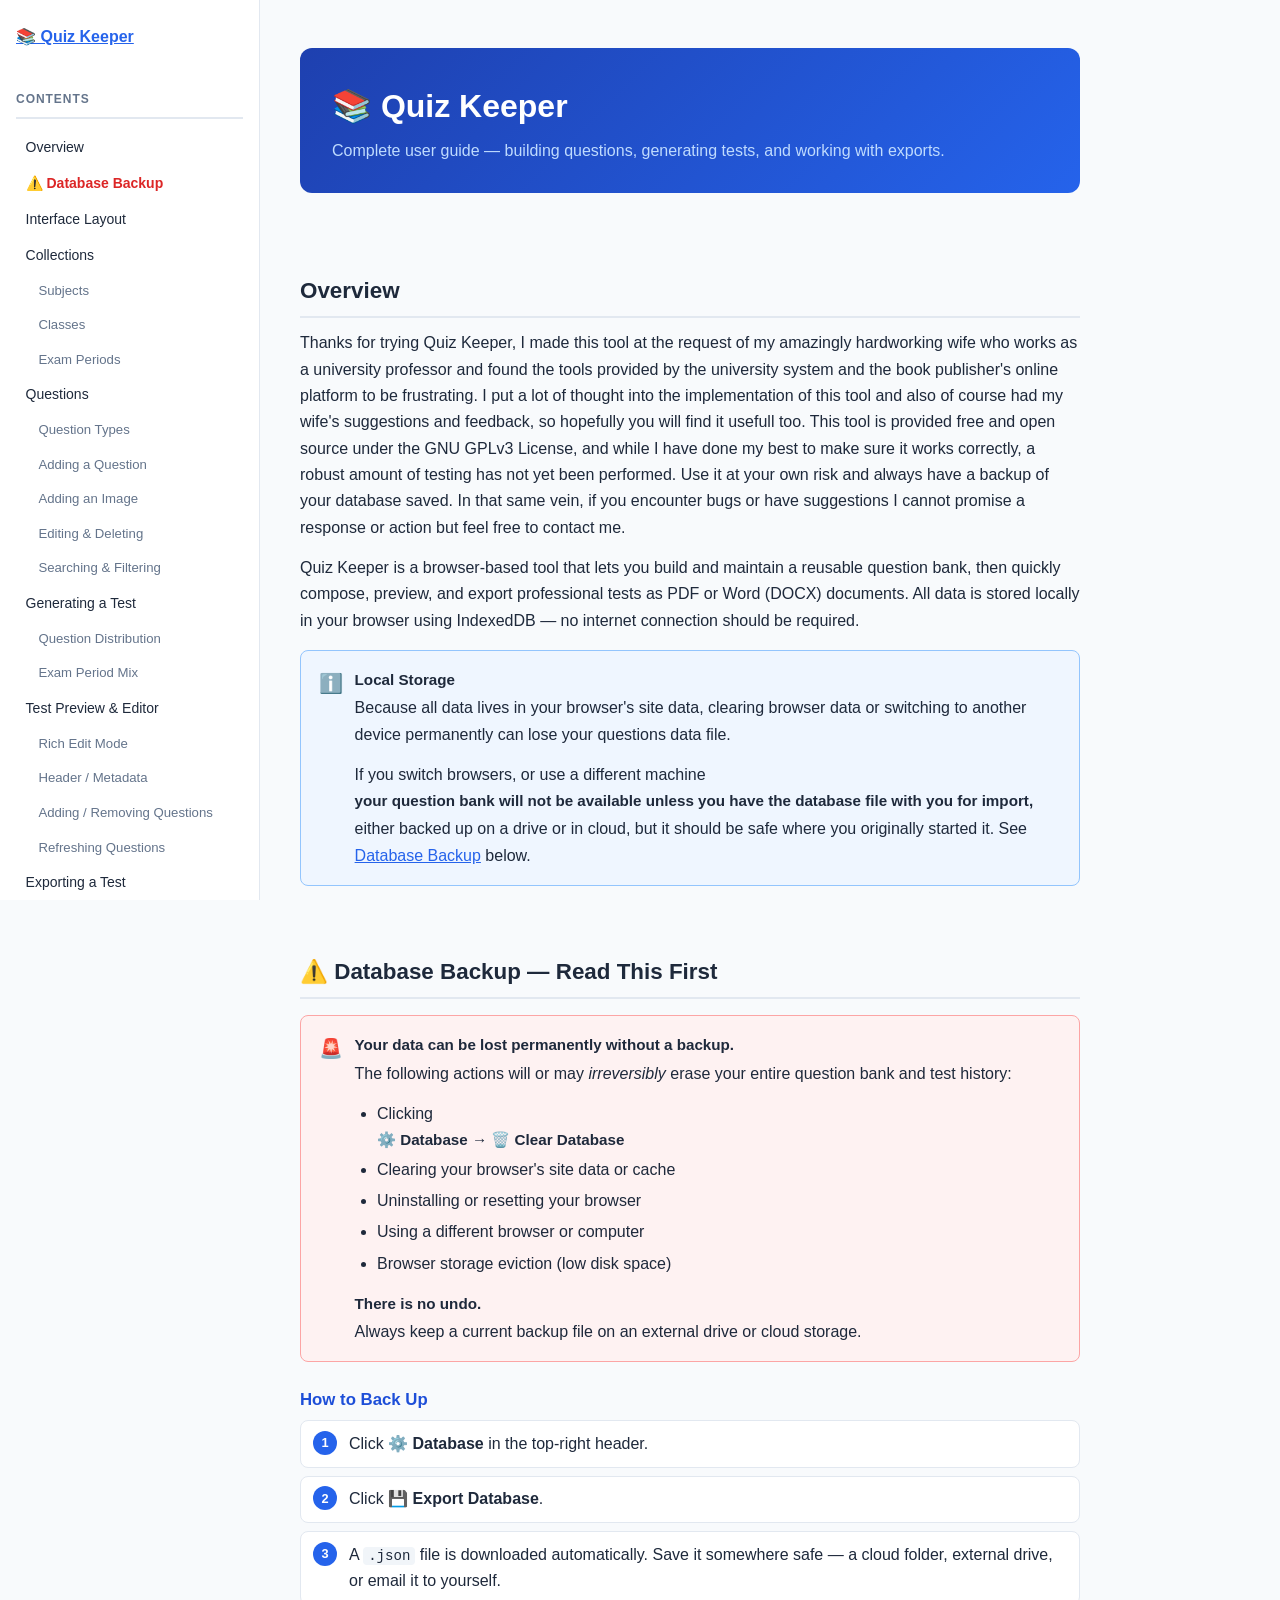
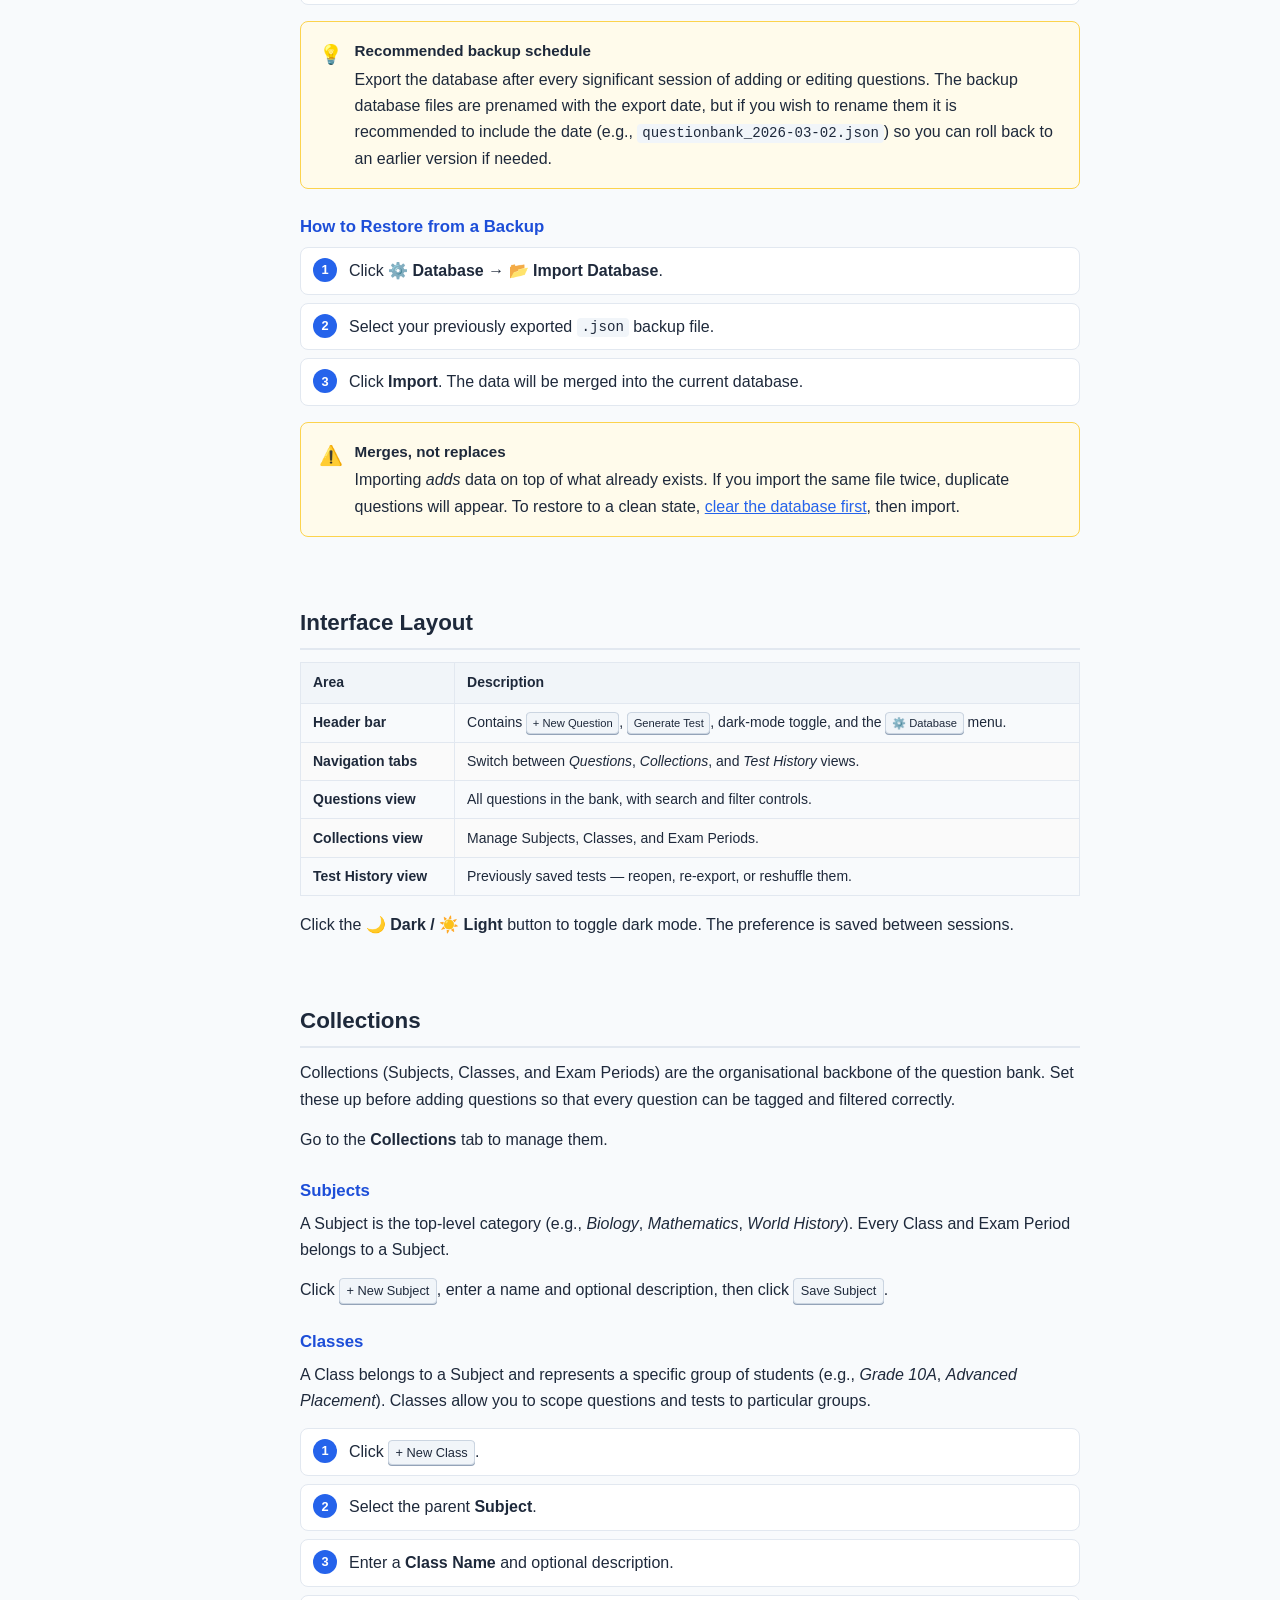
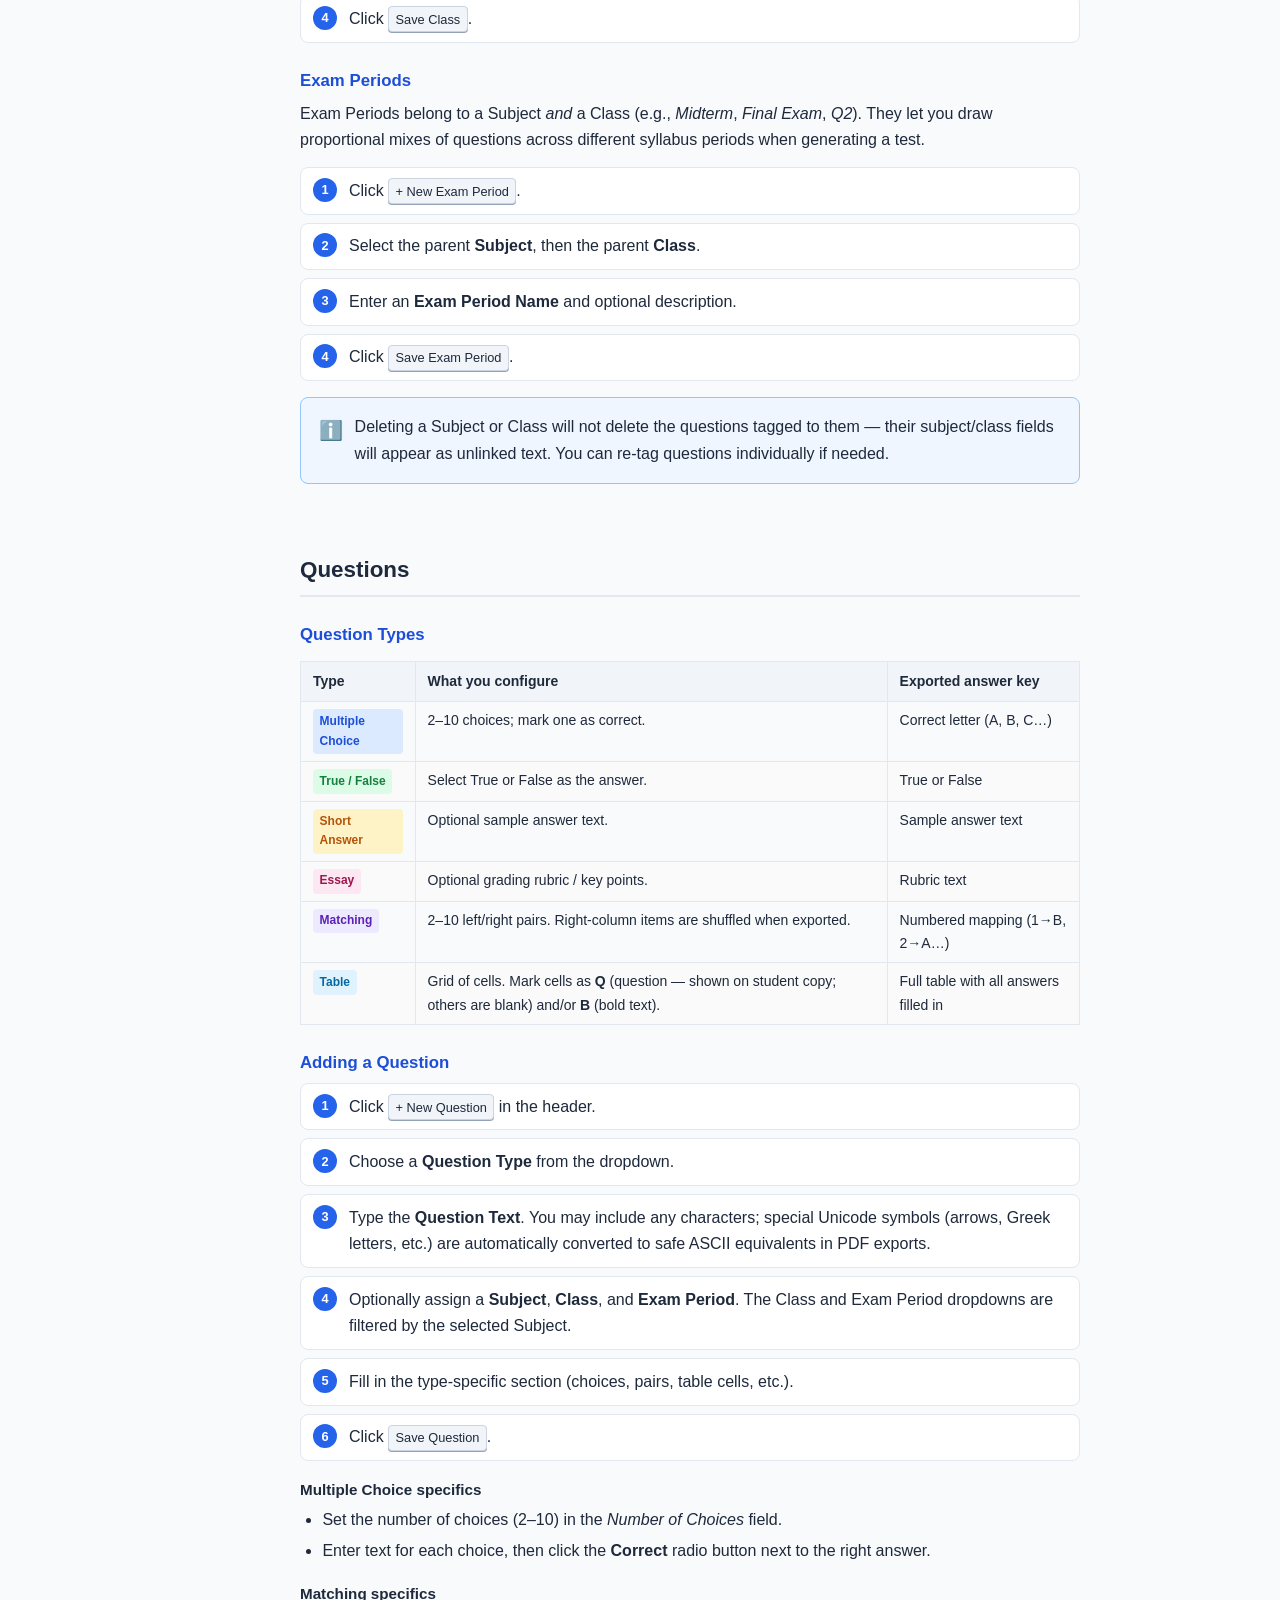
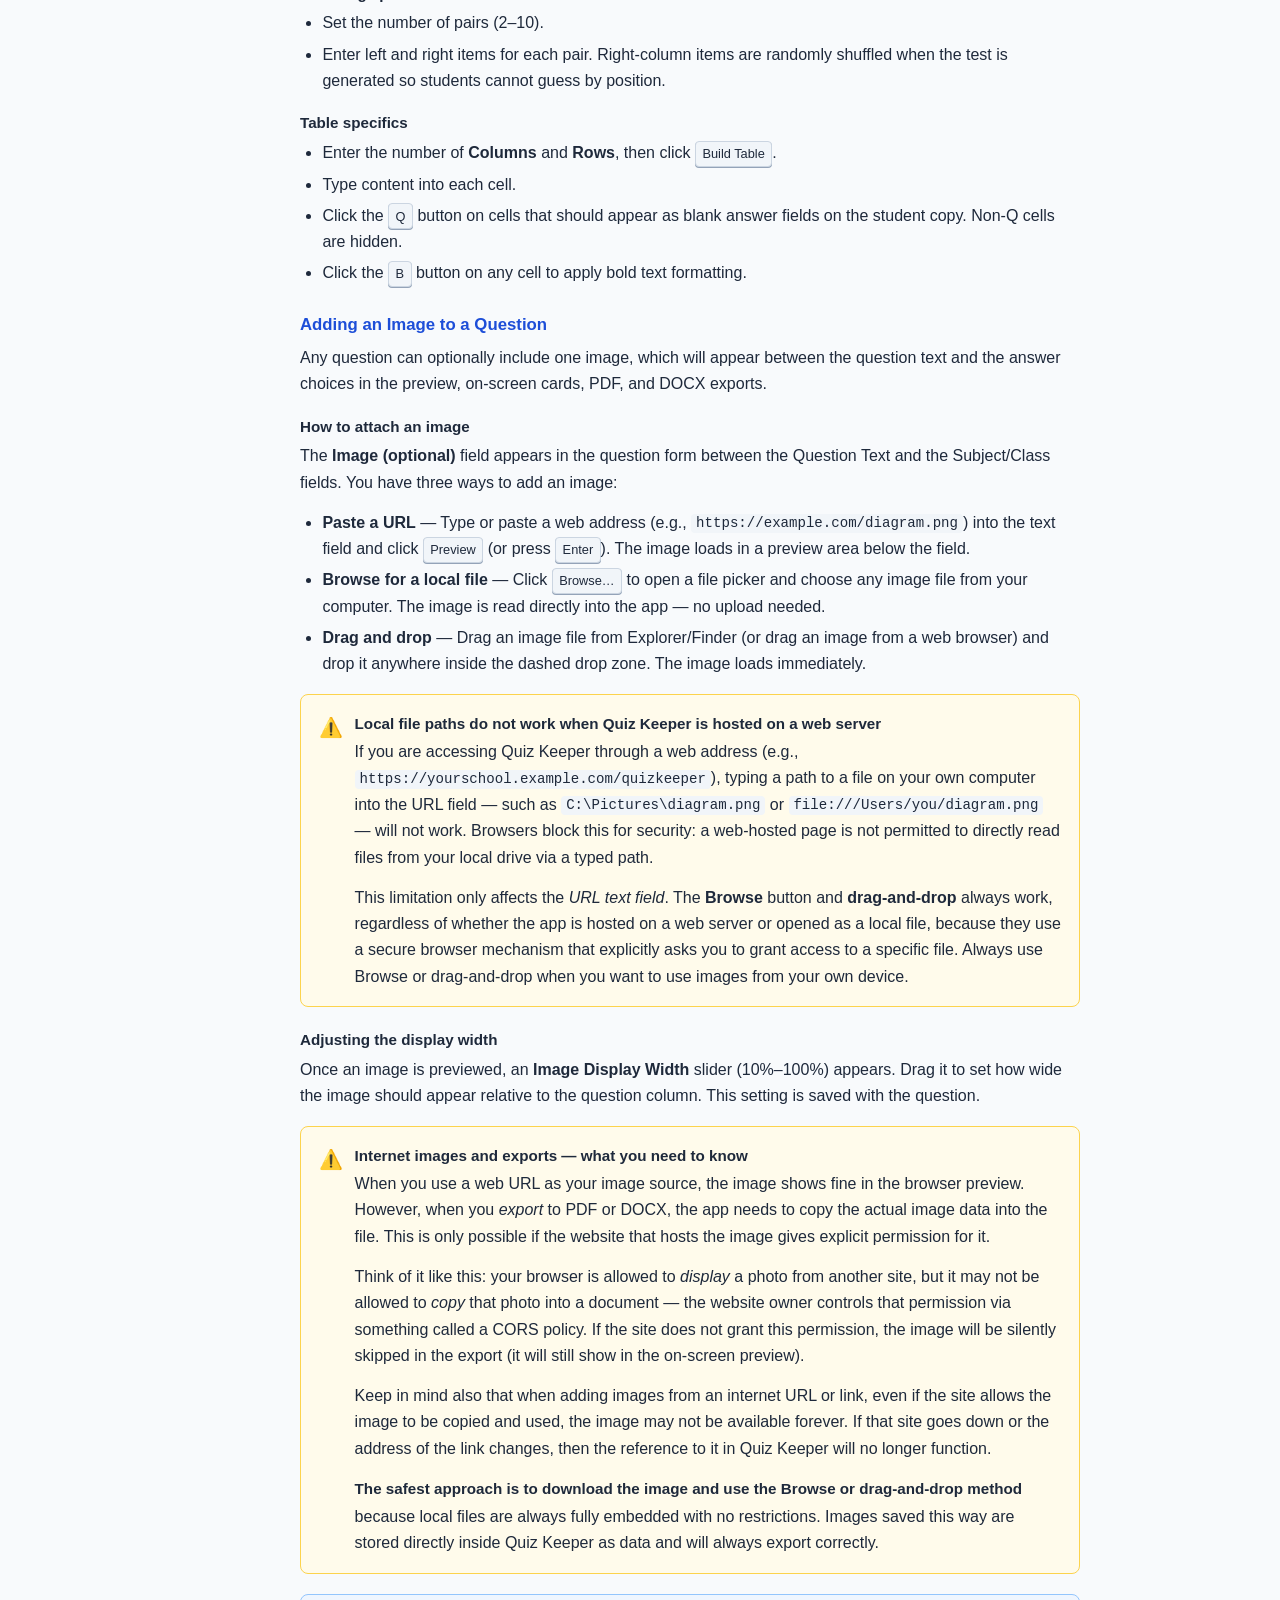
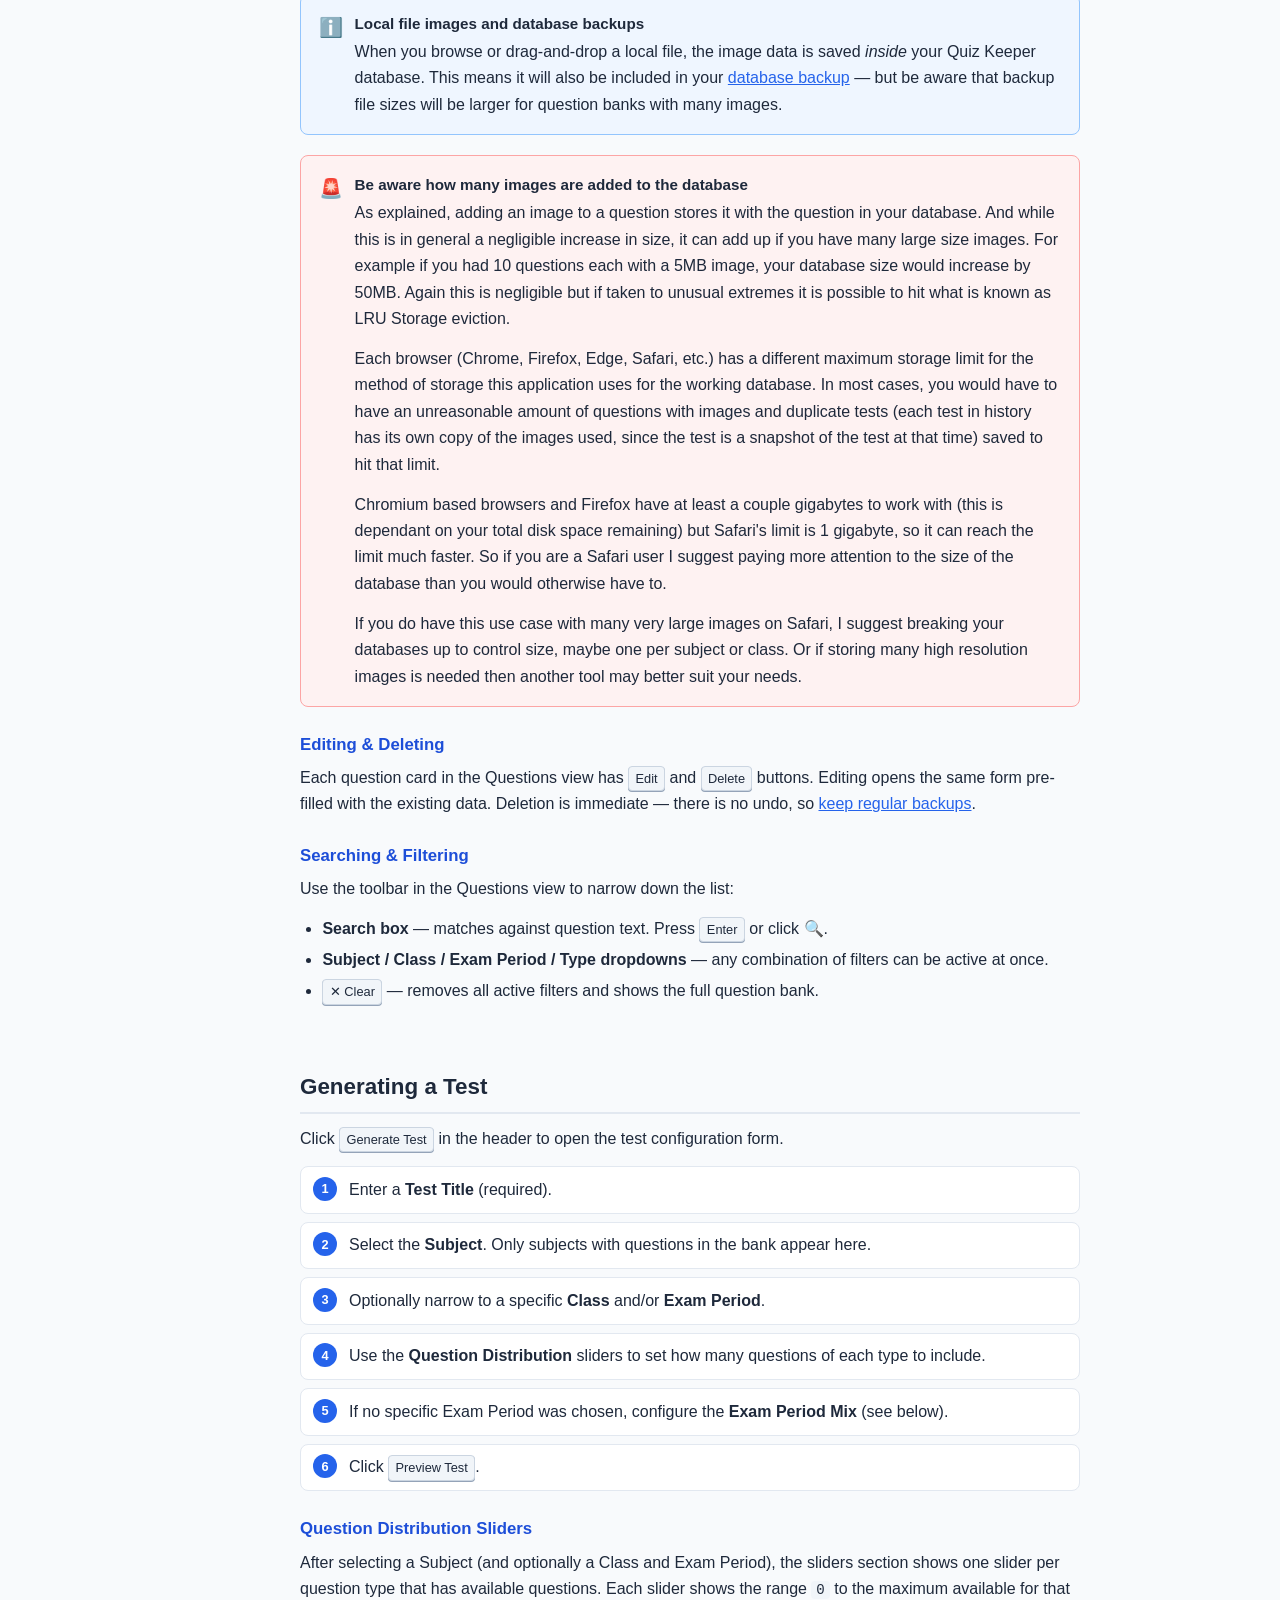
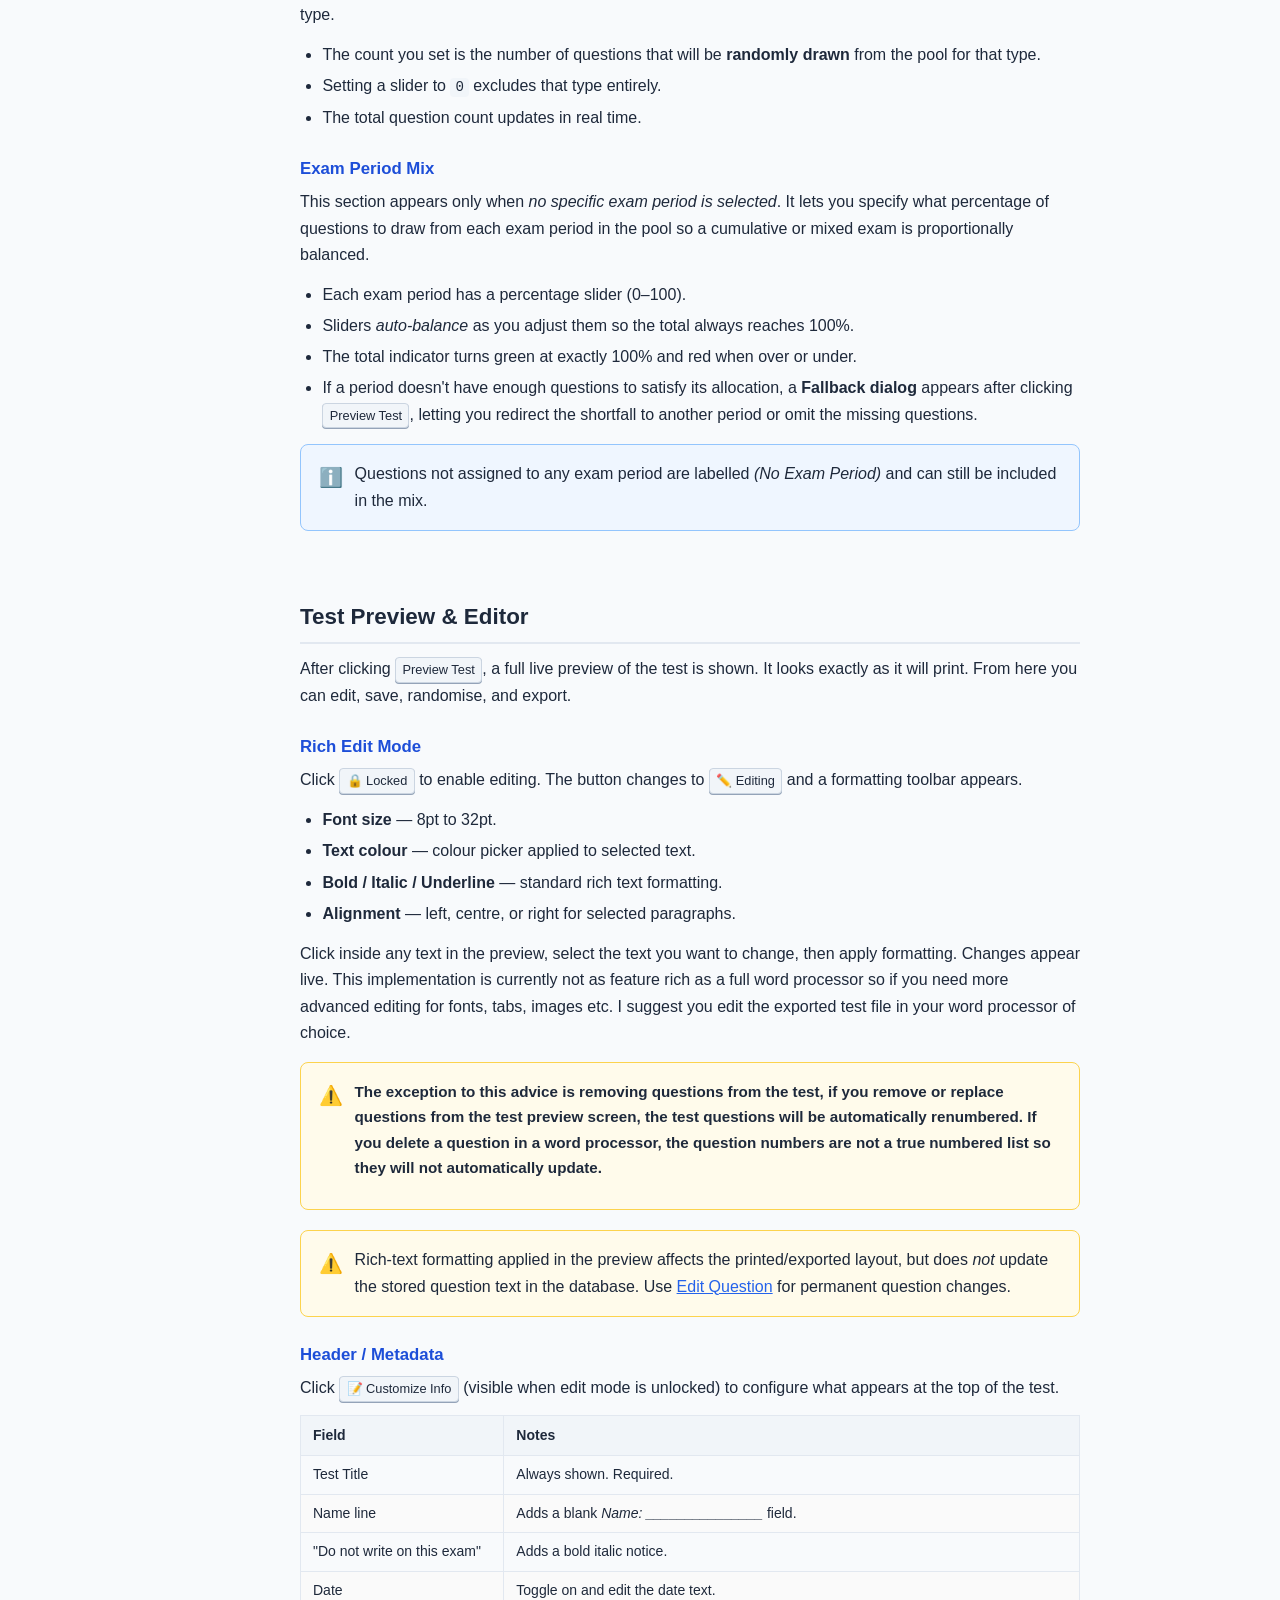
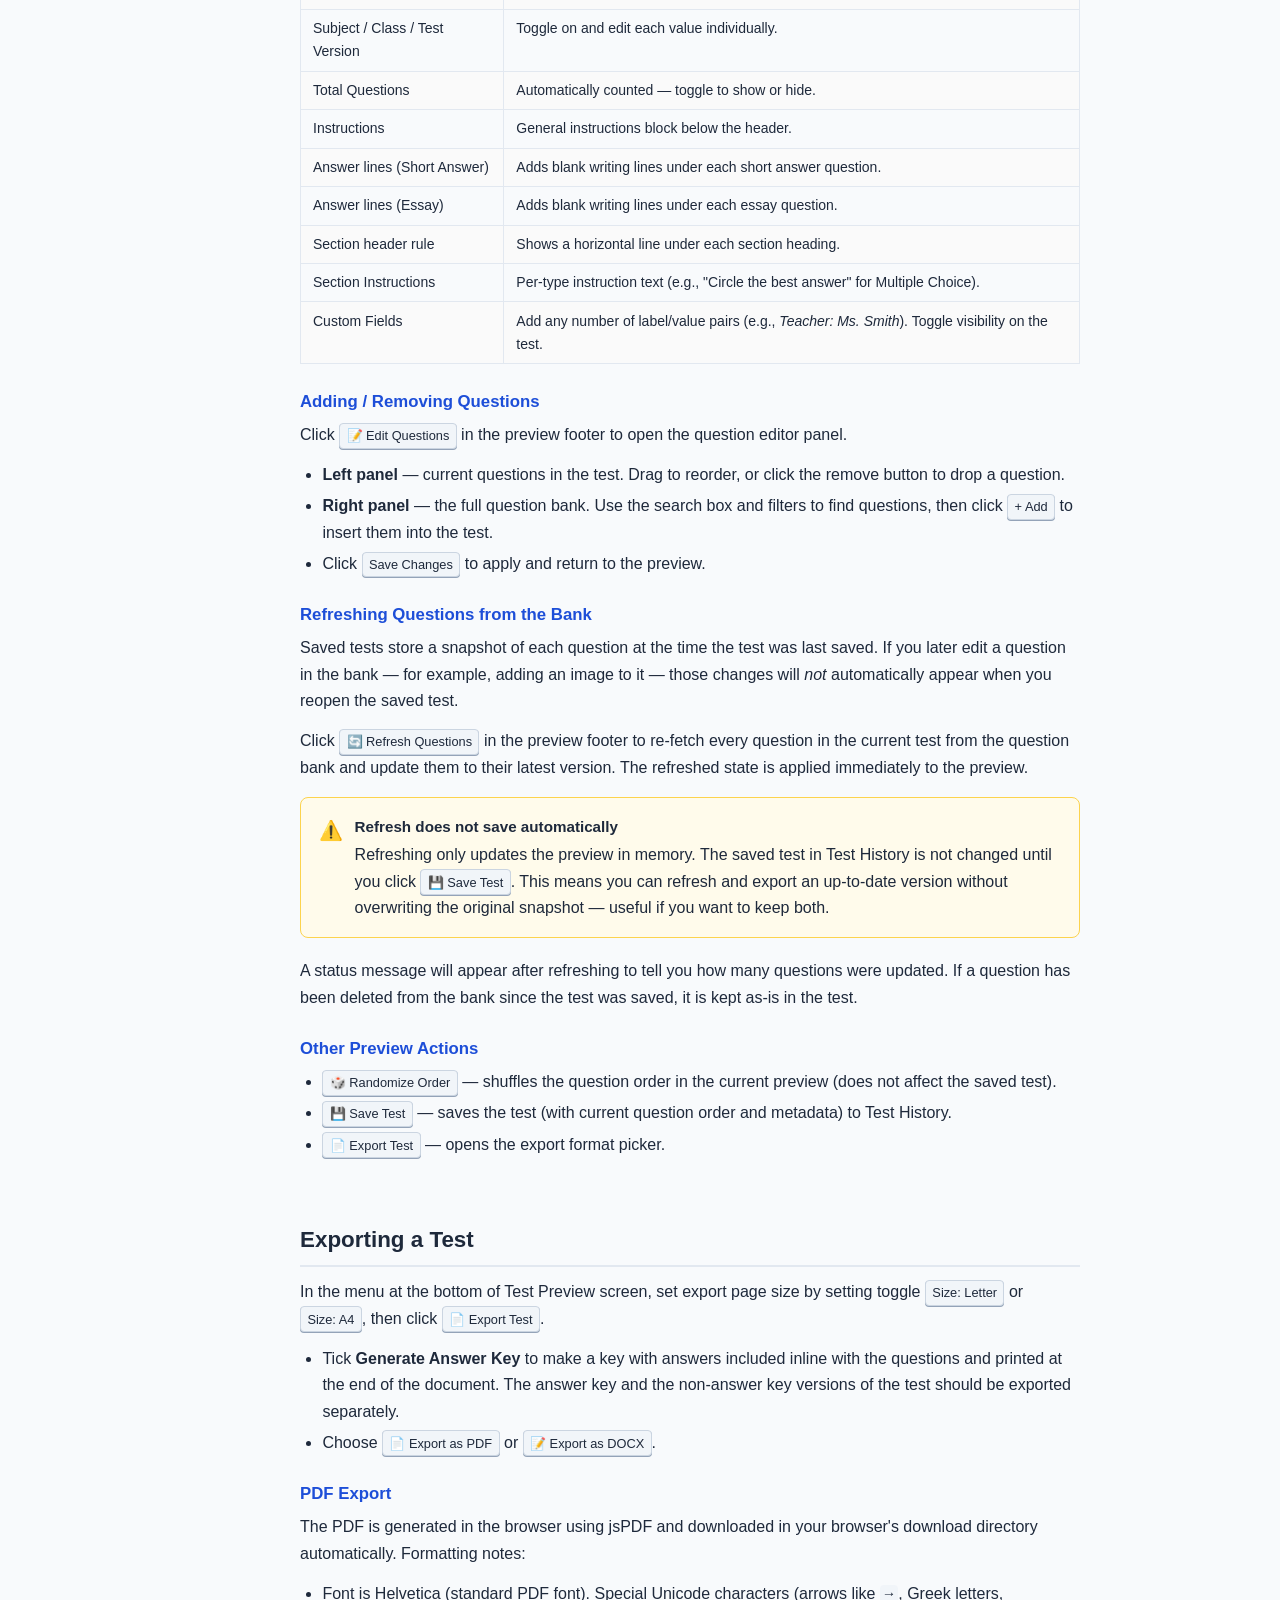
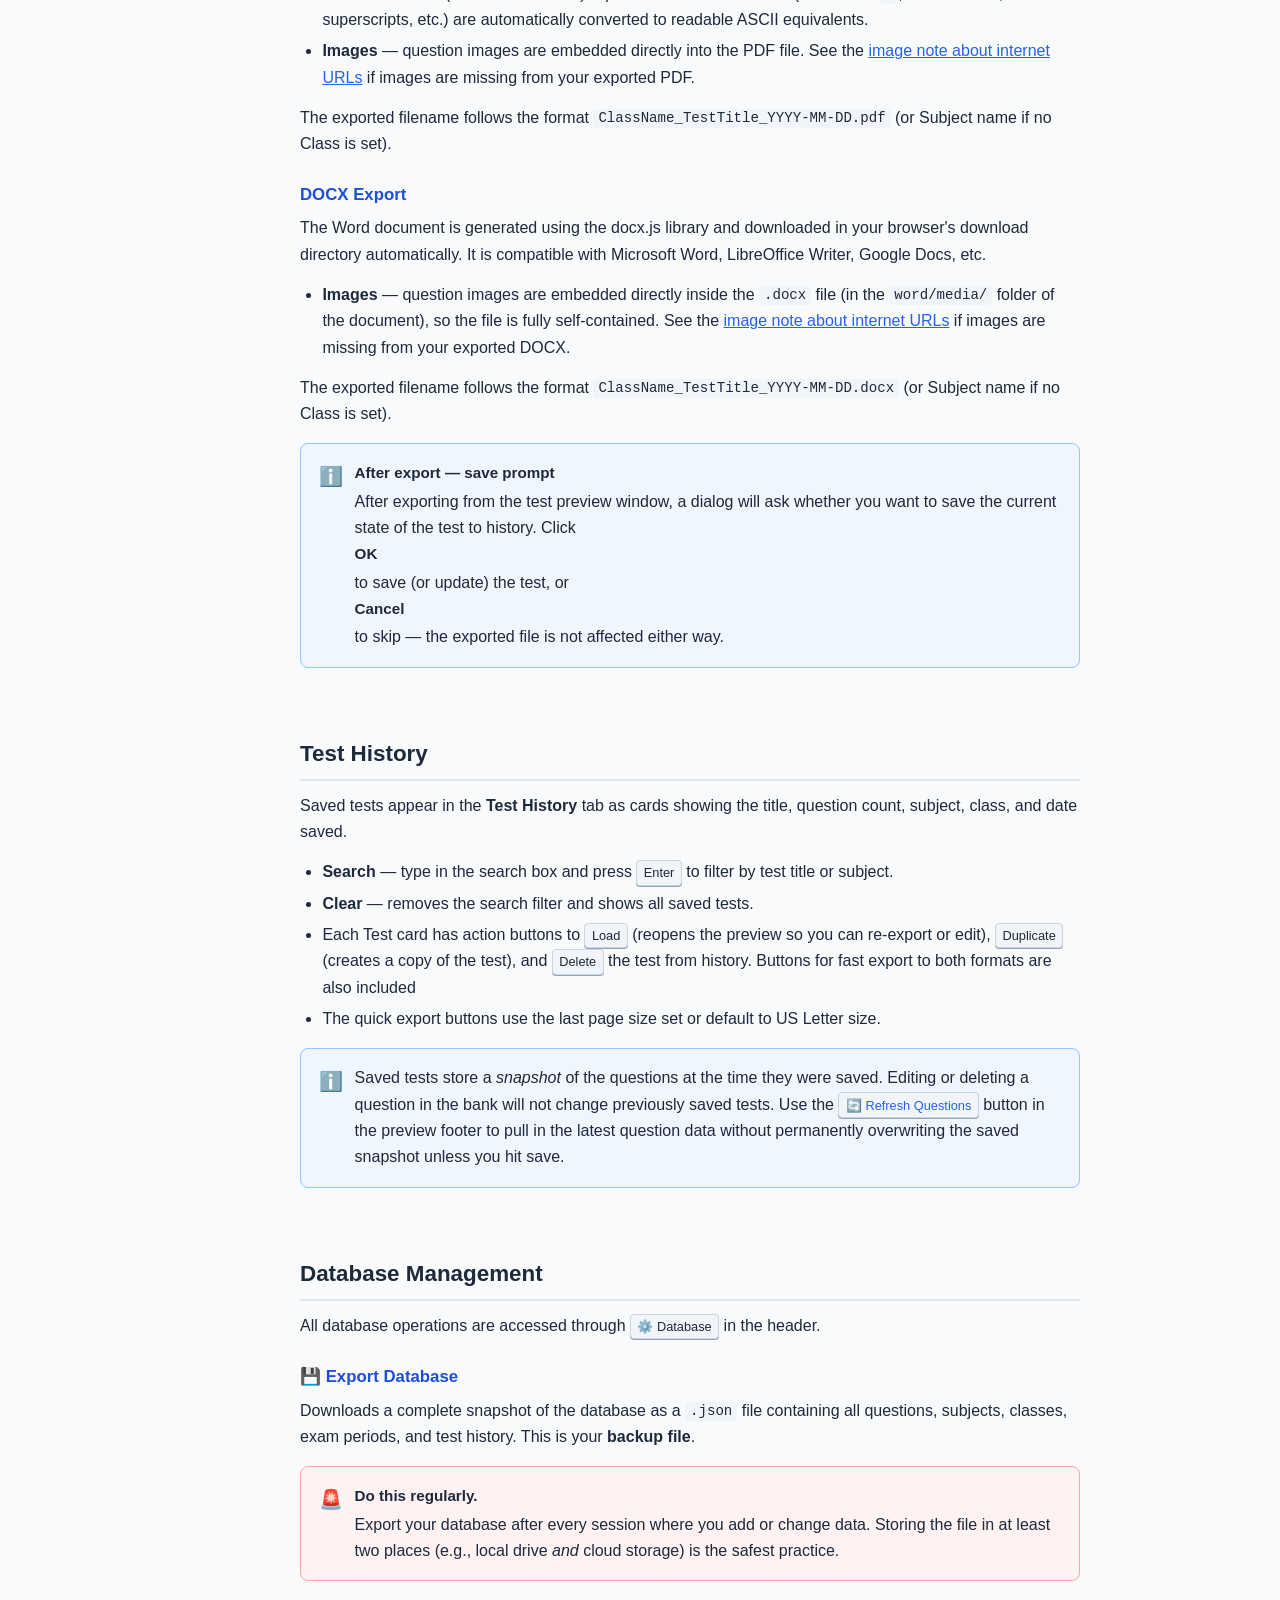
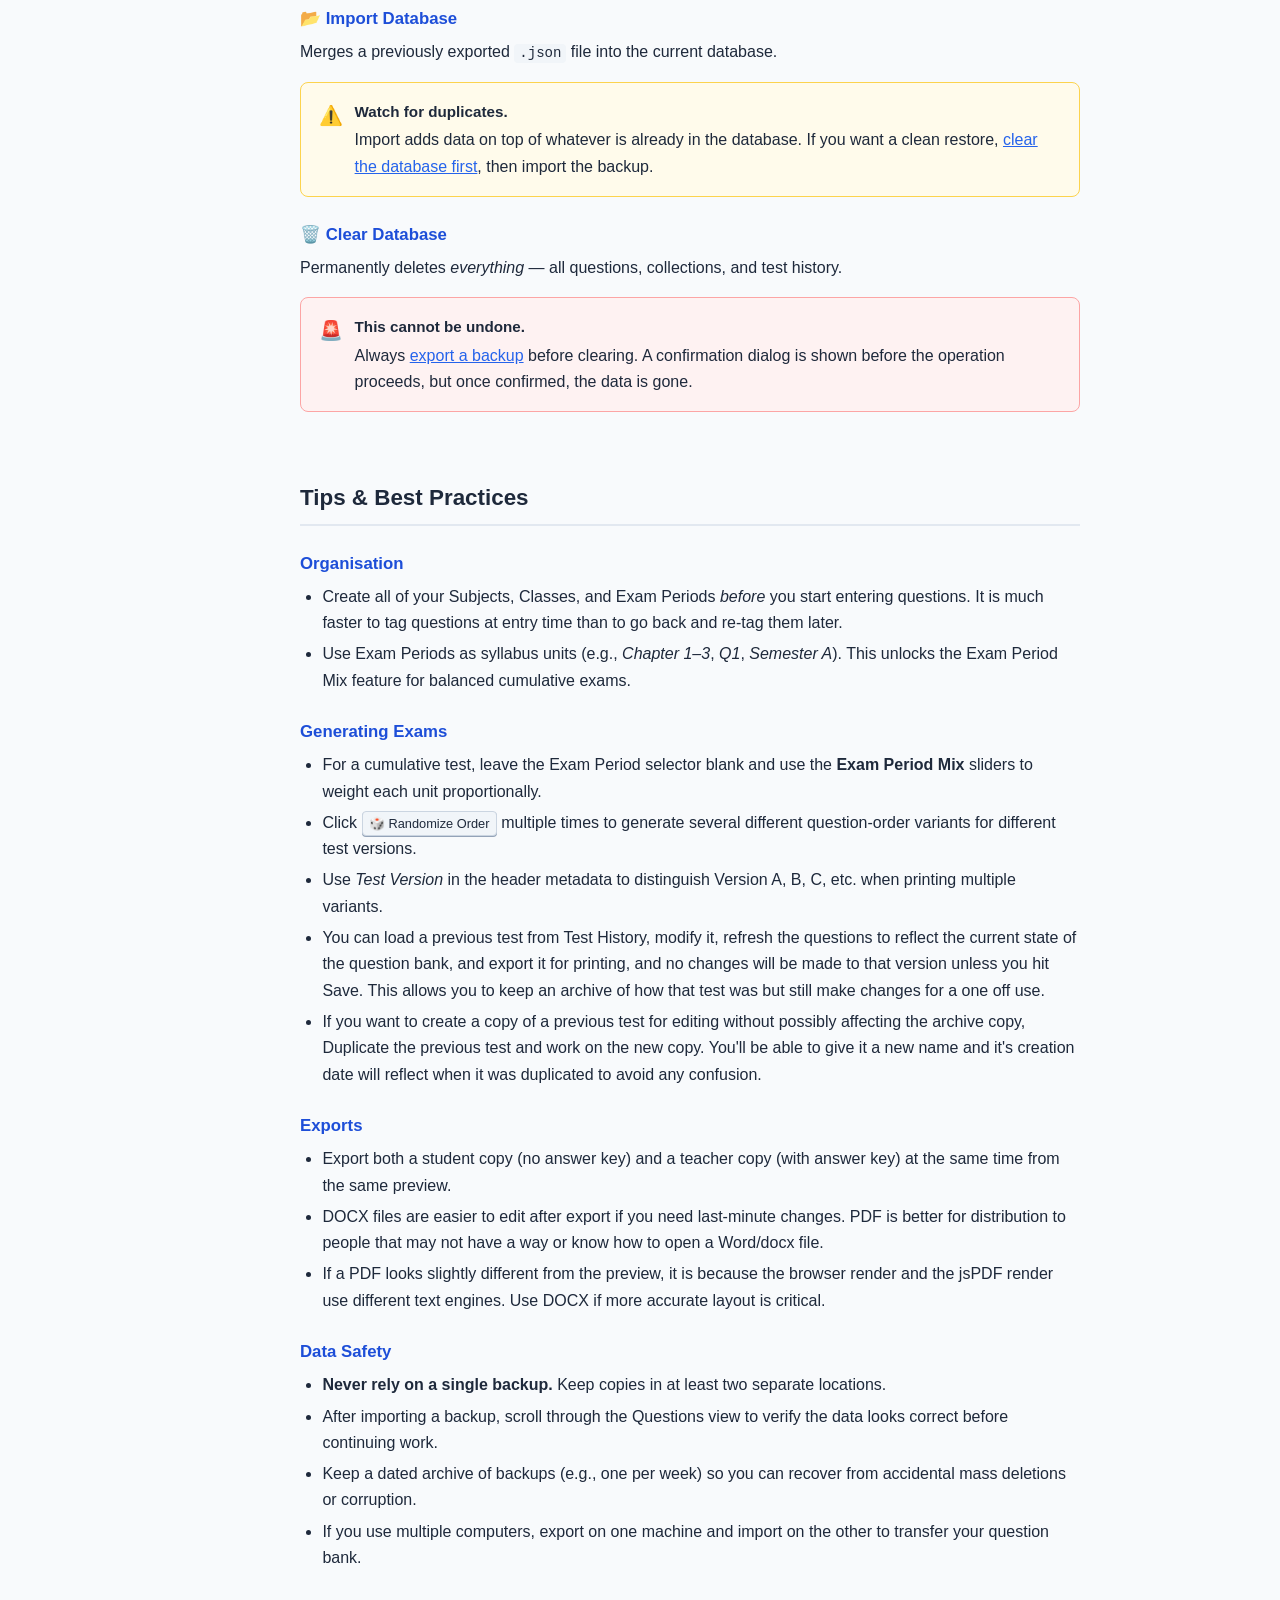
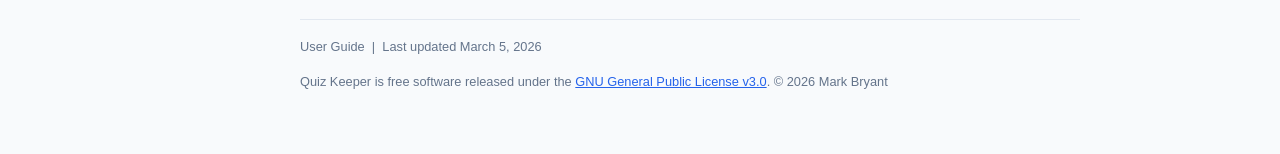
<file: help.html>
<!--     This file is part of Quiz Keeper, a test generation and question bank tool. (C) 2026 by Mark Bryant.

    Quiz Keeper is free software: you can redistribute it and/or modify it under the terms of the GNU General Public License as published by the Free Software Foundation, either version 3 of the License, or (at your option) any later version.

    Quiz Keeper is distributed in the hope that it will be useful, but WITHOUT ANY WARRANTY; without even the implied warranty of MERCHANTABILITY or FITNESS FOR A PARTICULAR PURPOSE. See the GNU General Public License for more details.

    You should have received a copy of the GNU General Public License along with Quiz Keeper. If not, see <https://www.gnu.org/licenses/>. -->
<!DOCTYPE html>
<html lang="en">
<head>
    <meta charset="UTF-8">
    <meta name="viewport" content="width=device-width, initial-scale=1.0">
    <title>Quiz Keeper – User Guide</title>
    <style>
        :root {
            --primary: #2563eb;
            --primary-dark: #1d4ed8;
            --danger: #dc2626;
            --danger-bg: #fef2f2;
            --danger-border: #fca5a5;
            --warning: #d97706;
            --warning-bg: #fffbeb;
            --warning-border: #fcd34d;
            --success: #16a34a;
            --success-bg: #f0fdf4;
            --success-border: #86efac;
            --body-bg: #f8fafc;
            --surface: #ffffff;
            --border: #e2e8f0;
            --text: #1e293b;
            --text-muted: #64748b;
            --code-bg: #f1f5f9;
            --sidebar-width: 260px;
        }

        * { box-sizing: border-box; margin: 0; padding: 0; }

        body {
            font-family: -apple-system, BlinkMacSystemFont, 'Segoe UI', Roboto, sans-serif;
            background: var(--body-bg);
            color: var(--text);
            line-height: 1.65;
            display: flex;
        }

        /* ── Sidebar ── */
        #sidebar {
            position: fixed;
            top: 0; left: 0;
            width: var(--sidebar-width);
            height: 100vh;
            overflow-y: auto;
            background: var(--surface);
            border-right: 1px solid var(--border);
            padding: 1.5rem 1rem;
            z-index: 100;
        }

        #sidebar h2 {
            font-size: 0.75rem;
            font-weight: 700;
            text-transform: uppercase;
            letter-spacing: 0.08em;
            color: var(--text-muted);
            margin-bottom: 0.75rem;
        }

        #sidebar nav a {
            display: block;
            padding: 0.35rem 0.6rem;
            border-radius: 6px;
            color: var(--text);
            text-decoration: none;
            font-size: 0.875rem;
            margin-bottom: 0.1rem;
            transition: background 0.15s;
        }

        #sidebar nav a:hover { background: var(--body-bg); }

        #sidebar nav a.sub {
            padding-left: 1.4rem;
            color: var(--text-muted);
            font-size: 0.825rem;
        }

        #sidebar .brand {
            font-size: 1rem;
            font-weight: 700;
            color: var(--primary);
            margin-bottom: 1.5rem;
            display: block;
        }

        /* ── Main ── */
        #main {
            margin-left: var(--sidebar-width);
            flex: 1;
            max-width: 860px;
            padding: 3rem 2.5rem;
        }

        /* ── Typography ── */
        h1 { font-size: 2rem; font-weight: 800; margin-bottom: 0.5rem; color: var(--text); }
        h2 { font-size: 1.4rem; font-weight: 700; margin: 2.5rem 0 0.75rem; color: var(--text); border-bottom: 2px solid var(--border); padding-bottom: 0.4rem; }
        h3 { font-size: 1.05rem; font-weight: 700; margin: 1.5rem 0 0.4rem; color: var(--primary-dark); }
        h4 { font-size: 0.95rem; font-weight: 700; margin: 1rem 0 0.3rem; color: var(--text); }
        p  { margin-bottom: 0.85rem; }
        ul, ol { padding-left: 1.4rem; margin-bottom: 0.85rem; }
        li { margin-bottom: 0.3rem; }
        a  { color: var(--primary); }

        code {
            font-family: 'Cascadia Code', 'Fira Code', monospace;
            background: var(--code-bg);
            padding: 0.1em 0.35em;
            border-radius: 4px;
            font-size: 0.88em;
        }

        kbd {
            display: inline-block;
            padding: 0.1em 0.5em;
            font-size: 0.8em;
            border: 1px solid #cbd5e1;
            border-radius: 4px;
            background: #f1f5f9;
            box-shadow: 0 1px 0 #94a3b8;
            font-family: inherit;
        }

        /* ── Callouts ── */
        .callout {
            display: flex;
            gap: 0.75rem;
            border-radius: 8px;
            padding: 1rem 1.1rem;
            margin: 1rem 0 1.25rem;
            border: 1px solid;
        }
        .callout .icon { font-size: 1.2rem; flex-shrink: 0; margin-top: 0.05rem; }
        .callout.danger  { background: var(--danger-bg);  border-color: var(--danger-border);  }
        .callout.warning { background: var(--warning-bg); border-color: var(--warning-border); }
        .callout.success { background: var(--success-bg); border-color: var(--success-border); }
        .callout.info    { background: #eff6ff; border-color: #93c5fd; }
        .callout.danger  .icon { color: var(--danger);  }
        .callout.warning .icon { color: var(--warning); }
        .callout.success .icon { color: var(--success); }
        .callout.info    .icon { color: var(--primary); }
        .callout-body { flex: 1; }
        .callout-body p:last-child { margin-bottom: 0; }
        .callout strong { display: block; margin-bottom: 0.2rem; font-size: 0.95rem; }

        /* ── Steps ── */
        .steps { counter-reset: step; padding-left: 0; list-style: none; }
        .steps li {
            counter-increment: step;
            position: relative;
            padding: 0.6rem 0.6rem 0.6rem 3rem;
            margin-bottom: 0.5rem;
            background: var(--surface);
            border: 1px solid var(--border);
            border-radius: 8px;
        }
        .steps li::before {
            content: counter(step);
            position: absolute;
            left: 0.75rem;
            top: 0.6rem;
            width: 1.5rem;
            height: 1.5rem;
            background: var(--primary);
            color: #fff;
            border-radius: 50%;
            font-size: 0.8rem;
            font-weight: 700;
            display: flex;
            align-items: center;
            justify-content: center;
        }

        /* ── Table ── */
        table { width: 100%; border-collapse: collapse; margin: 0.75rem 0 1rem; font-size: 0.875rem; }
        th { background: var(--code-bg); font-weight: 700; text-align: left; padding: 0.5rem 0.75rem; border: 1px solid var(--border); }
        td { padding: 0.45rem 0.75rem; border: 1px solid var(--border); vertical-align: top; }
        tr:nth-child(even) td { background: #fafafa; }

        /* ── Section divider ── */
        section { padding-top: 0.5rem; margin-bottom: 1rem; }

        /* ── Hero ── */
        .hero {
            background: linear-gradient(135deg, #1e40af 0%, #2563eb 100%);
            color: #fff;
            border-radius: 12px;
            padding: 2rem 2rem 1.75rem;
            margin-bottom: 2rem;
        }
        .hero h1 { color: #fff; margin-bottom: 0.35rem; }
        .hero p  { color: #bfdbfe; margin-bottom: 0; font-size: 1rem; }

        /* ── Badge ── */
        .badge {
            display: inline-block;
            padding: 0.2em 0.55em;
            border-radius: 4px;
            font-size: 0.75rem;
            font-weight: 700;
            vertical-align: middle;
        }
        .badge-mc    { background: #dbeafe; color: #1d4ed8; }
        .badge-tf    { background: #dcfce7; color: #15803d; }
        .badge-sa    { background: #fef3c7; color: #b45309; }
        .badge-essay { background: #fce7f3; color: #9d174d; }
        .badge-match { background: #ede9fe; color: #5b21b6; }
        .badge-table { background: #e0f2fe; color: #0369a1; }

        /* ── Responsive ── */
        @media (max-width: 700px) {
            #sidebar { display: none; }
            #main { margin-left: 0; padding: 1.5rem 1rem; }
        }
    </style>
</head>
<body>

<!-- ═══════════════════════════════ SIDEBAR ═══════════════════════════════ -->
<aside id="sidebar">
    <a href="#top" class="brand">📚 Quiz Keeper</a>
    <h2>Contents</h2>
    <nav>
        <a href="#overview">Overview</a>
        <a href="#backup" style="color:var(--danger);font-weight:700;">⚠️ Database Backup</a>
        <a href="#interface">Interface Layout</a>
        <a href="#collections">Collections</a>
        <a class="sub" href="#subjects">Subjects</a>
        <a class="sub" href="#classes">Classes</a>
        <a class="sub" href="#exam-periods">Exam Periods</a>
        <a href="#questions">Questions</a>
        <a class="sub" href="#question-types">Question Types</a>
        <a class="sub" href="#adding-questions">Adding a Question</a>
        <a class="sub" href="#question-images">Adding an Image</a>
        <a class="sub" href="#editing-questions">Editing &amp; Deleting</a>
        <a class="sub" href="#filtering-questions">Searching &amp; Filtering</a>
        <a href="#generate">Generating a Test</a>
        <a class="sub" href="#question-distribution">Question Distribution</a>
        <a class="sub" href="#exam-period-mix">Exam Period Mix</a>
        <a href="#preview">Test Preview &amp; Editor</a>
        <a class="sub" href="#edit-mode">Rich Edit Mode</a>
        <a class="sub" href="#metadata">Header / Metadata</a>
        <a class="sub" href="#edit-questions">Adding / Removing Questions</a>
        <a class="sub" href="#refresh-questions">Refreshing Questions</a>
        <a href="#export">Exporting a Test</a>
        <a class="sub" href="#pdf-export">PDF Export</a>
        <a class="sub" href="#docx-export">DOCX Export</a>
        <a href="#history">Test History</a>
        <a href="#database">Database Management</a>
        <a class="sub" href="#export-db">Export Database</a>
        <a class="sub" href="#import-db">Import Database</a>
        <a class="sub" href="#clear-db">Clear Database</a>
        <a href="#tips">Tips &amp; Best Practices</a>
    </nav>
</aside>

<!-- ═══════════════════════════════ MAIN ════════════════════════════════ -->
<main id="main">

    <div id="top" class="hero">
        <h1>📚 Quiz Keeper</h1>
        <p>Complete user guide — building questions, generating tests, and working with exports.</p>
        
    </div>
    <span id="kofi-help"></span>

    <!-- ───────────────────────── OVERVIEW ───────────────────────── -->
    <section id="overview">
        <h2>Overview</h2>
        <p>Thanks for trying Quiz Keeper, I made this tool at the request of my amazingly hardworking wife who works as a university professor and found the tools provided by the university system and the book publisher's online platform to be frustrating. I put a lot of thought into the implementation of this tool and also of course had my wife's suggestions and feedback, so hopefully you will find it usefull too. 
            This tool is provided free and open source under the GNU GPLv3 License, and while I have done my best to make sure it works correctly, a robust amount of testing has not yet been performed. Use it at your own risk and always have a backup of your database saved. In that same vein, if you encounter bugs or have suggestions I cannot promise a response or action but feel free to contact me.
        </p>
        <p>Quiz Keeper is a browser-based tool that lets you build and maintain a reusable question bank, then quickly compose, preview, and export professional tests as PDF or Word (DOCX) documents. All data is stored locally in your browser using IndexedDB — no internet connection should be required.</p>

        <div class="callout info">
            <div class="icon">ℹ️</div>
            <div class="callout-body">
                <strong>Local Storage</strong>
                <p>Because all data lives in your browser's site data, clearing browser data or switching to another device permanently can lose your questions data file.</p> <p>If you switch browsers, or use a different machine <strong>your question bank will not be available unless you have the database file with you for import,</strong> either backed up on a drive or in cloud, but it should be safe where you originally started it. See <a href="#backup">Database Backup</a> below.</p>
            </div>
        </div>
    </section>

    <!-- ───────────────────────── BACKUP ───────────────────────── -->
    <section id="backup">
        <h2>⚠️ Database Backup — Read This First</h2>

        <div class="callout danger">
            <div class="icon">🚨</div>
            <div class="callout-body">
                <strong>Your data can be lost permanently without a backup.</strong>
                <p>The following actions will or may <em>irreversibly</em> erase your entire question bank and test history:</p>
                <ul>
                    <li>Clicking <strong>⚙️ Database → 🗑️ Clear Database</strong></li>
                    <li>Clearing your browser's site data or cache</li>
                    <li>Uninstalling or resetting your browser</li>
                    <li>Using a different browser or computer</li>
                    <li>Browser storage eviction (low disk space)</li>
                </ul>
                <p style="margin-top:0.5rem;"><strong>There is no undo.</strong> Always keep a current backup file on an external drive or cloud storage.</p>
            </div>
        </div>

        <h3>How to Back Up</h3>
        <ol class="steps">
            <li>Click <strong>⚙️ Database</strong> in the top-right header.</li>
            <li>Click <strong>💾 Export Database</strong>.</li>
            <li>A <code>.json</code> file is downloaded automatically. Save it somewhere safe — a cloud folder, external drive, or email it to yourself.</li>
        </ol>

        <div class="callout warning">
            <div class="icon">💡</div>
            <div class="callout-body">
                <strong>Recommended backup schedule</strong>
                <p>Export the database after every significant session of adding or editing questions. The backup database files are prenamed with the export date, but if you wish to rename them it is recommended to include the date (e.g., <code>questionbank_2026-03-02.json</code>) so you can roll back to an earlier version if needed.</p>
            </div>
        </div>

        <h3>How to Restore from a Backup</h3>
        <ol class="steps">
            <li>Click <strong>⚙️ Database → 📂 Import Database</strong>.</li>
            <li>Select your previously exported <code>.json</code> backup file.</li>
            <li>Click <strong>Import</strong>. The data will be merged into the current database.</li>
        </ol>

        <div class="callout warning">
            <div class="icon">⚠️</div>
            <div class="callout-body">
                <strong>Merges, not replaces</strong>
                <p>Importing <em>adds</em> data on top of what already exists. If you import the same file twice, duplicate questions will appear. To restore to a clean state, <a href="#clear-db">clear the database first</a>, then import.</p>
            </div>
        </div>
    </section>

    <!-- ───────────────────────── INTERFACE ───────────────────────── -->
    <section id="interface">
        <h2>Interface Layout</h2>

        <table>
            <thead><tr><th>Area</th><th>Description</th></tr></thead>
            <tbody>
                <tr><td><strong>Header bar</strong></td><td>Contains <kbd>+ New Question</kbd>, <kbd>Generate Test</kbd>, dark-mode toggle, and the <kbd>⚙️ Database</kbd> menu.</td></tr>
                <tr><td><strong>Navigation tabs</strong></td><td>Switch between <em>Questions</em>, <em>Collections</em>, and <em>Test History</em> views.</td></tr>
                <tr><td><strong>Questions view</strong></td><td>All questions in the bank, with search and filter controls.</td></tr>
                <tr><td><strong>Collections view</strong></td><td>Manage Subjects, Classes, and Exam Periods.</td></tr>
                <tr><td><strong>Test History view</strong></td><td>Previously saved tests — reopen, re-export, or reshuffle them.</td></tr>
            </tbody>
        </table>

        <p>Click the <strong>🌙 Dark / ☀️ Light</strong> button to toggle dark mode. The preference is saved between sessions.</p>
    </section>

    <!-- ───────────────────────── COLLECTIONS ───────────────────────── -->
    <section id="collections">
        <h2>Collections</h2>
        <p>Collections (Subjects, Classes, and Exam Periods) are the organisational backbone of the question bank. Set these up before adding questions so that every question can be tagged and filtered correctly.</p>

        <p>Go to the <strong>Collections</strong> tab to manage them.</p>

        <h3 id="subjects">Subjects</h3>
        <p>A Subject is the top-level category (e.g., <em>Biology</em>, <em>Mathematics</em>, <em>World History</em>). Every Class and Exam Period belongs to a Subject.</p>
        <p>Click <kbd>+ New Subject</kbd>, enter a name and optional description, then click <kbd>Save Subject</kbd>.</p>

        <h3 id="classes">Classes</h3>
        <p>A Class belongs to a Subject and represents a specific group of students (e.g., <em>Grade 10A</em>, <em>Advanced Placement</em>). Classes allow you to scope questions and tests to particular groups.</p>
        <ol class="steps">
            <li>Click <kbd>+ New Class</kbd>.</li>
            <li>Select the parent <strong>Subject</strong>.</li>
            <li>Enter a <strong>Class Name</strong> and optional description.</li>
            <li>Click <kbd>Save Class</kbd>.</li>
        </ol>

        <h3 id="exam-periods">Exam Periods</h3>
        <p>Exam Periods belong to a Subject <em>and</em> a Class (e.g., <em>Midterm</em>, <em>Final Exam</em>, <em>Q2</em>). They let you draw proportional mixes of questions across different syllabus periods when generating a test.</p>
        <ol class="steps">
            <li>Click <kbd>+ New Exam Period</kbd>.</li>
            <li>Select the parent <strong>Subject</strong>, then the parent <strong>Class</strong>.</li>
            <li>Enter an <strong>Exam Period Name</strong> and optional description.</li>
            <li>Click <kbd>Save Exam Period</kbd>.</li>
        </ol>

        <div class="callout info">
            <div class="icon">ℹ️</div>
            <div class="callout-body">
                <p>Deleting a Subject or Class will not delete the questions tagged to them — their subject/class fields will appear as unlinked text. You can re-tag questions individually if needed.</p>
            </div>
        </div>
    </section>

    <!-- ───────────────────────── QUESTIONS ───────────────────────── -->
    <section id="questions">
        <h2>Questions</h2>

        <h3 id="question-types">Question Types</h3>
        <table>
            <thead><tr><th>Type</th><th>What you configure</th><th>Exported answer key</th></tr></thead>
            <tbody>
                <tr>
                    <td><span class="badge badge-mc">Multiple Choice</span></td>
                    <td>2–10 choices; mark one as correct.</td>
                    <td>Correct letter (A, B, C…)</td>
                </tr>
                <tr>
                    <td><span class="badge badge-tf">True / False</span></td>
                    <td>Select True or False as the answer.</td>
                    <td>True or False</td>
                </tr>
                <tr>
                    <td><span class="badge badge-sa">Short Answer</span></td>
                    <td>Optional sample answer text.</td>
                    <td>Sample answer text</td>
                </tr>
                <tr>
                    <td><span class="badge badge-essay">Essay</span></td>
                    <td>Optional grading rubric / key points.</td>
                    <td>Rubric text</td>
                </tr>
                <tr>
                    <td><span class="badge badge-match">Matching</span></td>
                    <td>2–10 left/right pairs. Right-column items are shuffled when exported.</td>
                    <td>Numbered mapping (1→B, 2→A…)</td>
                </tr>
                <tr>
                    <td><span class="badge badge-table">Table</span></td>
                    <td>Grid of cells. Mark cells as <strong>Q</strong> (question — shown on student copy; others are blank) and/or <strong>B</strong> (bold text).</td>
                    <td>Full table with all answers filled in</td>
                </tr>
            </tbody>
        </table>

        <h3 id="adding-questions">Adding a Question</h3>
        <ol class="steps">
            <li>Click <kbd>+ New Question</kbd> in the header.</li>
            <li>Choose a <strong>Question Type</strong> from the dropdown.</li>
            <li>Type the <strong>Question Text</strong>. You may include any characters; special Unicode symbols (arrows, Greek letters, etc.) are automatically converted to safe ASCII equivalents in PDF exports.</li>
            <li>Optionally assign a <strong>Subject</strong>, <strong>Class</strong>, and <strong>Exam Period</strong>. The Class and Exam Period dropdowns are filtered by the selected Subject.</li>
            <li>Fill in the type-specific section (choices, pairs, table cells, etc.).</li>
            <li>Click <kbd>Save Question</kbd>.</li>
        </ol>

        <h4>Multiple Choice specifics</h4>
        <ul>
            <li>Set the number of choices (2–10) in the <em>Number of Choices</em> field.</li>
            <li>Enter text for each choice, then click the <strong>Correct</strong> radio button next to the right answer.</li>
        </ul>

        <h4>Matching specifics</h4>
        <ul>
            <li>Set the number of pairs (2–10).</li>
            <li>Enter left and right items for each pair. Right-column items are randomly shuffled when the test is generated so students cannot guess by position.</li>
        </ul>

        <h4>Table specifics</h4>
        <ul>
            <li>Enter the number of <strong>Columns</strong> and <strong>Rows</strong>, then click <kbd>Build Table</kbd>.</li>
            <li>Type content into each cell.</li>
            <li>Click the <kbd>Q</kbd> button on cells that should appear as blank answer fields on the student copy. Non-Q cells are hidden.</li>
            <li>Click the <kbd>B</kbd> button on any cell to apply bold text formatting.</li>
        </ul>

        <h3 id="question-images">Adding an Image to a Question</h3>
        <p>Any question can optionally include one image, which will appear between the question text and the answer choices in the preview, on-screen cards, PDF, and DOCX exports.</p>

        <h4>How to attach an image</h4>
        <p>The <strong>Image (optional)</strong> field appears in the question form between the Question Text and the Subject/Class fields. You have three ways to add an image:</p>
        <ul>
            <li><strong>Paste a URL</strong> — Type or paste a web address (e.g., <code>https://example.com/diagram.png</code>) into the text field and click <kbd>Preview</kbd> (or press <kbd>Enter</kbd>). The image loads in a preview area below the field.</li>
            <li><strong>Browse for a local file</strong> — Click <kbd>Browse…</kbd> to open a file picker and choose any image file from your computer. The image is read directly into the app — no upload needed.</li>
            <li><strong>Drag and drop</strong> — Drag an image file from Explorer/Finder (or drag an image from a web browser) and drop it anywhere inside the dashed drop zone. The image loads immediately.</li>
        </ul>

        <div class="callout warning">
            <div class="icon">⚠️</div>
            <div class="callout-body">
                <strong>Local file paths do not work when Quiz Keeper is hosted on a web server</strong>
                <p>If you are accessing Quiz Keeper through a web address (e.g., <code>https://yourschool.example.com/quizkeeper</code>), typing a path to a file on your own computer into the URL field — such as <code>C:\Pictures\diagram.png</code> or <code>file:///Users/you/diagram.png</code> — will not work. Browsers block this for security: a web-hosted page is not permitted to directly read files from your local drive via a typed path.</p>
                <p>This limitation only affects the <em>URL text field</em>. The <b>Browse</b> button and <b>drag-and-drop</b> always work, regardless of whether the app is hosted on a web server or opened as a local file, because they use a secure browser mechanism that explicitly asks you to grant access to a specific file. Always use Browse or drag-and-drop when you want to use images from your own device.</p>
            </div>
        </div>

        <h4>Adjusting the display width</h4>
        <p>Once an image is previewed, an <strong>Image Display Width</strong> slider (10%–100%) appears. Drag it to set how wide the image should appear relative to the question column. This setting is saved with the question.</p>

        <div class="callout warning">
            <div class="icon">⚠️</div>
            <div class="callout-body">
                <strong>Internet images and exports — what you need to know</strong>
                <p>When you use a web URL as your image source, the image shows fine in the browser preview. However, when you <em>export</em> to PDF or DOCX, the app needs to copy the actual image data into the file. This is only possible if the website that hosts the image gives explicit permission for it.</p>
                <p>Think of it like this: your browser is allowed to <em>display</em> a photo from another site, but it may not be allowed to <em>copy</em> that photo into a document — the website owner controls that permission via something called a CORS policy. If the site does not grant this permission, the image will be silently skipped in the export (it will still show in the on-screen preview).</p>
                <p>Keep in mind also that when adding images from an internet URL or link, even if the site allows the image to be copied and used, the image may not be available forever. If that site goes down or the address of the link changes, then the reference to it in Quiz Keeper will no longer function.</p>
                <p><strong>The safest approach is to download the image and use the Browse or drag-and-drop method</strong> because local files are always fully embedded with no restrictions. Images saved this way are stored directly inside Quiz Keeper as data and will always export correctly.</p>
            </div>
        </div>

        <div class="callout info">
            <div class="icon">ℹ️</div>
            <div class="callout-body">
                <strong>Local file images and database backups</strong>
                <p>When you browse or drag-and-drop a local file, the image data is saved <em>inside</em> your Quiz Keeper database. This means it will also be included in your <a href="#export-db">database backup</a> — but be aware that backup file sizes will be larger for question banks with many images.</p>
            </div>
        </div>

        <div class="callout danger">
            <div class="icon">🚨</div>
            <div class="callout-body">
                <strong>Be aware how many images are added to the database</strong>
                <p>As explained, adding an image to a question stores it with the question in your database. And while this is in general a negligible increase in size, it can add up if you have many large size images. For example if you had 10 questions each with a 5MB image, your database size would increase by 50MB. Again this is negligible but if taken to unusual extremes it is possible to hit what is known as LRU Storage eviction.</p>
                <p>Each browser (Chrome, Firefox, Edge, Safari, etc.) has a different maximum storage limit for the method of storage this application uses for the working database. In most cases, you would have to have an unreasonable amount of questions with images and duplicate tests (each test in history has its own copy of the images used, since the test is a snapshot of the test at that time) saved to hit that limit.</p>
                <p>Chromium based browsers and Firefox have at least a couple gigabytes to work with (this is dependant on your total disk space remaining) but Safari's limit is 1 gigabyte, so it can reach the limit much faster.
                    So if you are a Safari user I suggest paying more attention to the size of the database than you would otherwise have to. 
                </p>
                <p>If you do have this use case with many very large images on Safari, I suggest breaking your databases up to control size, maybe one per subject or class. Or if storing many high resolution images is needed then another tool may better suit your needs.
                </p>
                
            </div>
        </div>

        <h3 id="editing-questions">Editing &amp; Deleting</h3>
        <p>Each question card in the Questions view has <kbd>Edit</kbd> and <kbd>Delete</kbd> buttons. Editing opens the same form pre-filled with the existing data. Deletion is immediate — there is no undo, so <a href="#backup">keep regular backups</a>.</p>

        <h3 id="filtering-questions">Searching &amp; Filtering</h3>
        <p>Use the toolbar in the Questions view to narrow down the list:</p>
        <ul>
            <li><strong>Search box</strong> — matches against question text. Press <kbd>Enter</kbd> or click 🔍.</li>
            <li><strong>Subject / Class / Exam Period / Type dropdowns</strong> — any combination of filters can be active at once.</li>
            <li><kbd>✕ Clear</kbd> — removes all active filters and shows the full question bank.</li>
        </ul>

         
    </section>

    <!-- ───────────────────────── GENERATE ───────────────────────── -->
    <section id="generate">
        <h2>Generating a Test</h2>
        <p>Click <kbd>Generate Test</kbd> in the header to open the test configuration form.</p>

        <ol class="steps">
            <li>Enter a <strong>Test Title</strong> (required).</li>
            <li>Select the <strong>Subject</strong>. Only subjects with questions in the bank appear here.</li>
            <li>Optionally narrow to a specific <strong>Class</strong> and/or <strong>Exam Period</strong>.</li>
            <li>Use the <strong>Question Distribution</strong> sliders to set how many questions of each type to include.</li>
            <li>If no specific Exam Period was chosen, configure the <strong>Exam Period Mix</strong> (see below).</li>
            <li>Click <kbd>Preview Test</kbd>.</li>
        </ol>

        <h3 id="question-distribution">Question Distribution Sliders</h3>
        <p>After selecting a Subject (and optionally a Class and Exam Period), the sliders section shows one slider per question type that has available questions. Each slider shows the range <code>0</code> to the maximum available for that type.</p>
        <ul>
            <li>The count you set is the number of questions that will be <strong>randomly drawn</strong> from the pool for that type.</li>
            <li>Setting a slider to <code>0</code> excludes that type entirely.</li>
            <li>The total question count updates in real time.</li>
        </ul>

        <h3 id="exam-period-mix">Exam Period Mix</h3>
        <p>This section appears only when <em>no specific exam period is selected</em>. It lets you specify what percentage of questions to draw from each exam period in the pool so a cumulative or mixed exam is proportionally balanced.</p>
        <ul>
            <li>Each exam period has a percentage slider (0–100).</li>
            <li>Sliders <em>auto-balance</em> as you adjust them so the total always reaches 100%.</li>
            <li>The total indicator turns green at exactly 100% and red when over or under.</li>
            <li>If a period doesn't have enough questions to satisfy its allocation, a <strong>Fallback dialog</strong> appears after clicking <kbd>Preview Test</kbd>, letting you redirect the shortfall to another period or omit the missing questions.</li>
        </ul>

        <div class="callout info">
            <div class="icon">ℹ️</div>
            <div class="callout-body">
                <p>Questions not assigned to any exam period are labelled <em>(No Exam Period)</em> and can still be included in the mix.</p>
            </div>
        </div>
    </section>

    <!-- ───────────────────────── PREVIEW ───────────────────────── -->
    <section id="preview">
        <h2>Test Preview &amp; Editor</h2>
        <p>After clicking <kbd>Preview Test</kbd>, a full live preview of the test is shown. It looks exactly as it will print. From here you can edit, save, randomise, and export.</p>

        <h3 id="edit-mode">Rich Edit Mode</h3>
        <p>Click <kbd>🔒 Locked</kbd> to enable editing. The button changes to <kbd>✏️ Editing</kbd> and a formatting toolbar appears.</p>
        <ul>
            <li><strong>Font size</strong> — 8pt to 32pt.</li>
            <li><strong>Text colour</strong> — colour picker applied to selected text.</li>
            <li><strong>Bold / Italic / Underline</strong> — standard rich text formatting.</li>
            <li><strong>Alignment</strong> — left, centre, or right for selected paragraphs.</li>
        </ul>
        <p>Click inside any text in the preview, select the text you want to change, then apply formatting. Changes appear live. This implementation is currently not as feature rich as a full word processor so if you need more advanced editing for fonts, tabs, images etc. I suggest you edit the exported test file in your word processor of choice. 
        
        <div class="callout warning">
            <div class="icon">⚠️</div>
            <div class="callout-body">
                <p><strong>The exception to this advice is removing questions from the test, if you remove or replace questions from the test preview screen, the test questions will be automatically renumbered. If you delete a question in a word processor, the question numbers are not a true numbered list so they will not automatically update.</strong></p></p>
            </div>
        </div>    
        

        <div class="callout warning">
            <div class="icon">⚠️</div>
            <div class="callout-body">
                <p>Rich-text formatting applied in the preview affects the printed/exported layout, but does <em>not</em> update the stored question text in the database. Use <a href="#editing-questions">Edit Question</a> for permanent question changes.</p>
            </div>
        </div>

        <h3 id="metadata">Header / Metadata</h3>
        <p>Click <kbd>📝 Customize Info</kbd> (visible when edit mode is unlocked) to configure what appears at the top of the test.</p>

        <table>
            <thead><tr><th>Field</th><th>Notes</th></tr></thead>
            <tbody>
                <tr><td>Test Title</td><td>Always shown. Required.</td></tr>
                <tr><td>Name line</td><td>Adds a blank <em>Name: _______________</em> field.</td></tr>
                <tr><td>"Do not write on this exam"</td><td>Adds a bold italic notice.</td></tr>
                <tr><td>Date</td><td>Toggle on and edit the date text.</td></tr>
                <tr><td>Subject / Class / Test Version</td><td>Toggle on and edit each value individually.</td></tr>
                <tr><td>Total Questions</td><td>Automatically counted — toggle to show or hide.</td></tr>
                <tr><td>Instructions</td><td>General instructions block below the header.</td></tr>
                <tr><td>Answer lines (Short Answer)</td><td>Adds blank writing lines under each short answer question.</td></tr>
                <tr><td>Answer lines (Essay)</td><td>Adds blank writing lines under each essay question.</td></tr>
                <tr><td>Section header rule</td><td>Shows a horizontal line under each section heading.</td></tr>
                <tr><td>Section Instructions</td><td>Per-type instruction text (e.g., "Circle the best answer" for Multiple Choice).</td></tr>
                <tr><td>Custom Fields</td><td>Add any number of label/value pairs (e.g., <em>Teacher: Ms. Smith</em>). Toggle visibility on the test.</td></tr>
            </tbody>
        </table>

        <h3 id="edit-questions">Adding / Removing Questions</h3>
        <p>Click <kbd>📝 Edit Questions</kbd> in the preview footer to open the question editor panel.</p>
        <ul>
            <li><strong>Left panel</strong> — current questions in the test. Drag to reorder, or click the remove button to drop a question.</li>
            <li><strong>Right panel</strong> — the full question bank. Use the search box and filters to find questions, then click <kbd>+ Add</kbd> to insert them into the test.</li>
            <li>Click <kbd>Save Changes</kbd> to apply and return to the preview.</li>
        </ul>

        <h3 id="refresh-questions">Refreshing Questions from the Bank</h3>
        <p>Saved tests store a snapshot of each question at the time the test was last saved. If you later edit a question in the bank — for example, adding an image to it — those changes will <em>not</em> automatically appear when you reopen the saved test.</p>
        <p>Click <kbd>🔄 Refresh Questions</kbd> in the preview footer to re-fetch every question in the current test from the question bank and update them to their latest version. The refreshed state is applied immediately to the preview.</p>

        <div class="callout warning">
            <div class="icon">⚠️</div>
            <div class="callout-body">
                <strong>Refresh does not save automatically</strong>
                <p>Refreshing only updates the preview in memory. The saved test in Test History is not changed until you click <kbd>💾 Save Test</kbd>. This means you can refresh and export an up-to-date version without overwriting the original snapshot — useful if you want to keep both.</p>
            </div>
        </div>

        <p>A status message will appear after refreshing to tell you how many questions were updated. If a question has been deleted from the bank since the test was saved, it is kept as-is in the test.</p>

        <h3>Other Preview Actions</h3>
        <ul>
            <li><kbd>🎲 Randomize Order</kbd> — shuffles the question order in the current preview (does not affect the saved test).</li>
            <li><kbd>💾 Save Test</kbd> — saves the test (with current question order and metadata) to Test History.</li>
            <li><kbd>📄 Export Test</kbd> — opens the export format picker.</li>
        </ul>
    </section>

    <!-- ───────────────────────── EXPORT ───────────────────────── -->
    <section id="export">
        <h2>Exporting a Test</h2>
        <p>In the menu at the bottom of Test Preview screen, set export page size by setting toggle <kbd>Size: Letter</kbd> or <kbd>Size: A4</kbd>, then click <kbd>📄 Export Test</kbd>.</p>
        <ul>
            <li>Tick <strong>Generate Answer Key</strong> to make a key with  answers included inline with the questions and printed at the end of the document. The answer key and the non-answer key versions of the test should be exported separately.</li>
            <li>Choose <kbd>📄 Export as PDF</kbd> or <kbd>📝 Export as DOCX</kbd>.</li>
        </ul>

        <h3 id="pdf-export">PDF Export</h3>
        <p>The PDF is generated in the browser using jsPDF and downloaded in your browser's download directory automatically. Formatting notes:</p>
        <ul>
            <li>Font is Helvetica (standard PDF font). Special Unicode characters (arrows like <code>→</code>, Greek letters, superscripts, etc.) are automatically converted to readable ASCII equivalents.</li>
            <li><strong>Images</strong> — question images are embedded directly into the PDF file. See the <a href="#question-images">image note about internet URLs</a> if images are missing from your exported PDF.</li>
        </ul>

        <p>The exported filename follows the format <code>ClassName_TestTitle_YYYY-MM-DD.pdf</code> (or Subject name if no Class is set).</p>

        <h3 id="docx-export">DOCX Export</h3>
        <p>The Word document is generated using the docx.js library and downloaded in your browser's download directory automatically. It is compatible with Microsoft Word, LibreOffice Writer, Google Docs, etc.</p>
        <ul>
            <li><strong>Images</strong> — question images are embedded directly inside the <code>.docx</code> file (in the <code>word/media/</code> folder of the document), so the file is fully self-contained. See the <a href="#question-images">image note about internet URLs</a> if images are missing from your exported DOCX.</li>
        </ul>

        <p>The exported filename follows the format <code>ClassName_TestTitle_YYYY-MM-DD.docx</code> (or Subject name if no Class is set).</p>

        <div class="callout info">
            <div class="icon">ℹ️</div>
            <div class="callout-body">
                <strong>After export — save prompt</strong>
                <p>After exporting from the test preview window, a dialog will ask whether you want to save the current state of the test to history. Click <strong>OK</strong> to save (or update) the test, or <strong>Cancel</strong> to skip — the exported file is not affected either way.</p>
            </div>
        </div>
    </section>

    <!-- ───────────────────────── HISTORY ───────────────────────── -->
    <section id="history">
        <h2>Test History</h2>
        <p>Saved tests appear in the <strong>Test History</strong> tab as cards showing the title, question count, subject, class, and date saved.</p>
        <ul>
            <li><strong>Search</strong> — type in the search box and press <kbd>Enter</kbd> to filter by test title or subject.</li>
            <li><strong>Clear</strong> — removes the search filter and shows all saved tests.</li>
            <li>Each Test card has action buttons to <kbd>Load</kbd> (reopens the preview so you can re-export or edit), <kbd>Duplicate</kbd> (creates a copy of the test), and <kbd>Delete</kbd> the test from history. Buttons for fast export to both formats are also included</li>
            <li>The quick export buttons use the last page size set or default to US Letter size.</li>
        </ul>

        <div class="callout info">
            <div class="icon">ℹ️</div>
            <div class="callout-body">
                <p>Saved tests store a <em>snapshot</em> of the questions at the time they were saved. Editing or deleting a question in the bank will not change previously saved tests. Use the <a href="#refresh-questions"><kbd>🔄 Refresh Questions</kbd></a> button in the preview footer to pull in the latest question data without permanently overwriting the saved snapshot unless you hit save.</p>
            </div>
        </div>
    </section>

    <!-- ───────────────────────── DATABASE ───────────────────────── -->
    <section id="database">
        <h2>Database Management</h2>
        <p>All database operations are accessed through <kbd>⚙️ Database</kbd> in the header.</p>

        <h3 id="export-db">💾 Export Database</h3>
        <p>Downloads a complete snapshot of the database as a <code>.json</code> file containing all questions, subjects, classes, exam periods, and test history. This is your <strong>backup file</strong>.</p>

        <div class="callout danger">
            <div class="icon">🚨</div>
            <div class="callout-body">
                <strong>Do this regularly.</strong>
                <p>Export your database after every session where you add or change data. Storing the file in at least two places (e.g., local drive <em>and</em> cloud storage) is the safest practice.</p>
            </div>
        </div>

        <h3 id="import-db">📂 Import Database</h3>
        <p>Merges a previously exported <code>.json</code> file into the current database.</p>

        <div class="callout warning">
            <div class="icon">⚠️</div>
            <div class="callout-body">
                <strong>Watch for duplicates.</strong>
                <p>Import adds data on top of whatever is already in the database. If you want a clean restore, <a href="#clear-db">clear the database first</a>, then import the backup.</p>
            </div>
        </div>

        <h3 id="clear-db">🗑️ Clear Database</h3>
        <p>Permanently deletes <em>everything</em> — all questions, collections, and test history.</p>

        <div class="callout danger">
            <div class="icon">🚨</div>
            <div class="callout-body">
                <strong>This cannot be undone.</strong>
                <p>Always <a href="#export-db">export a backup</a> before clearing. A confirmation dialog is shown before the operation proceeds, but once confirmed, the data is gone.</p>
            </div>
        </div>

        
    </section>

    <!-- ───────────────────────── TIPS ───────────────────────── -->
    <section id="tips">
        <h2>Tips &amp; Best Practices</h2>

        <h3>Organisation</h3>
        <ul>
            <li>Create all of your Subjects, Classes, and Exam Periods <em>before</em> you start entering questions. It is much faster to tag questions at entry time than to go back and re-tag them later.</li>
            <li>Use Exam Periods as syllabus units (e.g., <em>Chapter 1–3</em>, <em>Q1</em>, <em>Semester A</em>). This unlocks the Exam Period Mix feature for balanced cumulative exams.</li>
        </ul>

        <h3>Generating Exams</h3>
        <ul>
            <li>For a cumulative test, leave the Exam Period selector blank and use the <strong>Exam Period Mix</strong> sliders to weight each unit proportionally.</li>
            <li>Click <kbd>🎲 Randomize Order</kbd> multiple times to generate several different question-order variants for different test versions.</li>
            <li>Use <em>Test Version</em> in the header metadata to distinguish Version A, B, C, etc. when printing multiple variants.</li>
            <li>You can load a previous test from Test History, modify it, refresh the questions to reflect the current state of the question bank, and export it for printing, and no changes will be made to that version unless you hit Save. This allows you to keep an archive of how that test was but still make changes for a one off use.</li>
            <li>If you want to create a copy of a previous test for editing without possibly affecting the archive copy, Duplicate the previous test and work on the new copy. You'll be able to give it a new name and it's creation date will reflect when it was duplicated to avoid any confusion.</li>
        </ul>

        <h3>Exports</h3>
        <ul>
            <li>Export both a student copy (no answer key) and a teacher copy (with answer key) at the same time from the same preview.</li>
            <li>DOCX files are easier to edit after export if you need last-minute changes. PDF is better for distribution to people that may not have a way or know how to open a Word/docx file.</li>
            <li>If a PDF looks slightly different from the preview, it is because the browser render and the jsPDF render use different text engines. Use DOCX if more accurate layout is critical.</li>
        </ul>

        <h3>Data Safety</h3>
        <ul>
            <li><strong>Never rely on a single backup.</strong> Keep copies in at least two separate locations.</li>
            <li>After importing a backup, scroll through the Questions view to verify the data looks correct before continuing work.</li>
            <li>Keep a dated archive of backups (e.g., one per week) so you can recover from accidental mass deletions or corruption.</li>
            <li>If you use multiple computers, export on one machine and import on the other to transfer your question bank.</li>
        </ul>
    </section>

    <hr style="margin:3rem 0 1rem;border:none;border-top:1px solid var(--border);">
    <p style="color:var(--text-muted);font-size:0.8rem;">User Guide &nbsp;|&nbsp; Last updated March 5, 2026</p>
    <p style="color:var(--text-muted);font-size:0.8rem;">Quiz Keeper is free software released under the <a href="https://www.gnu.org/licenses/gpl-3.0.html">GNU General Public License v3.0</a>. © 2026 Mark Bryant</p>

</main>
<script src="https://storage.ko-fi.com/cdn/widget/Widget_2.js"></script>
<script>
    kofiwidget2.init('Tip the developer! Thanks!', '#72a4f2', 'W7W31VACQP');
    (function() {
        var container = document.getElementById('kofi-help');
        if (typeof kofiwidget2.getHTML === 'function') {
            container.innerHTML = kofiwidget2.getHTML();
        } else {
            kofiwidget2.draw();
            setTimeout(function() {
                var btn = document.querySelector('.kofi-button');
                if (btn && container) container.appendChild(btn);
            }, 0);
        }
    })();
</script>
</body>
</html>
</file>
